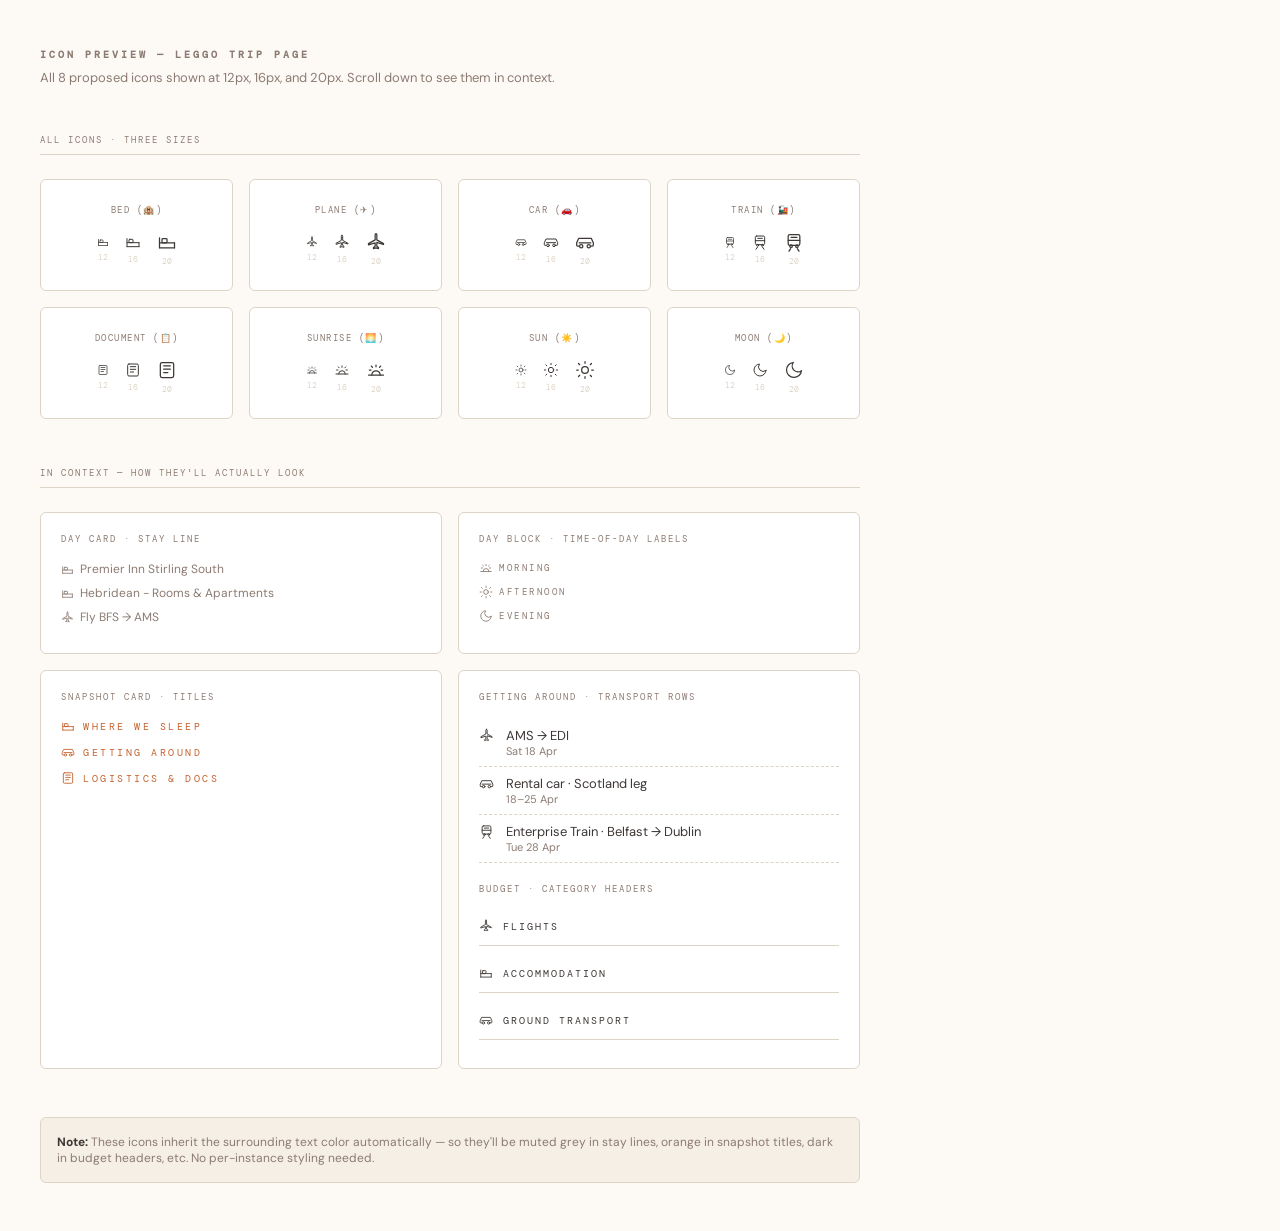
<file: icon-preview.html>
<!DOCTYPE html>
<html lang="en">
<head>
  <meta charset="UTF-8">
  <meta name="viewport" content="width=device-width, initial-scale=1.0">
  <title>Icon Preview — Leggo</title>
  <link rel="stylesheet" href="https://fonts.googleapis.com/css2?family=DM+Sans:wght@300;400;500&family=DM+Mono:wght@400;500&display=swap">
  <style>
    :root {
      --sand:        #F5EFE6;
      --warm-white:  #FDFAF6;
      --ink:         #1C1917;
      --charcoal:    #3D3835;
      --muted:       #8C7B72;
      --accent:      #C4622D;
      --divider:     #DDD4C8;
      --teal:        #2A6B6E;
    }
    * { box-sizing: border-box; margin: 0; padding: 0; }
    body {
      font-family: 'DM Sans', sans-serif;
      background: var(--warm-white);
      color: var(--ink);
      padding: 48px 40px;
      max-width: 900px;
    }

    h1 {
      font-family: 'DM Mono', monospace;
      font-size: 10px;
      letter-spacing: 3px;
      text-transform: uppercase;
      color: var(--muted);
      margin-bottom: 8px;
    }
    .intro {
      font-size: 13px;
      color: var(--muted);
      margin-bottom: 48px;
    }

    /* ── SECTION ── */
    .section-title {
      font-family: 'DM Mono', monospace;
      font-size: 9px;
      letter-spacing: 2px;
      text-transform: uppercase;
      color: var(--muted);
      border-bottom: 1px solid var(--divider);
      padding-bottom: 8px;
      margin-bottom: 24px;
      margin-top: 48px;
    }

    /* ── ICON GRID ── */
    .icon-grid {
      display: grid;
      grid-template-columns: repeat(4, 1fr);
      gap: 16px;
      margin-bottom: 48px;
    }
    .icon-card {
      background: white;
      border: 1px solid var(--divider);
      border-radius: 6px;
      padding: 24px 16px;
      display: flex;
      flex-direction: column;
      align-items: center;
      gap: 16px;
    }
    .icon-card__name {
      font-family: 'DM Mono', monospace;
      font-size: 9px;
      letter-spacing: 1.5px;
      text-transform: uppercase;
      color: var(--muted);
    }
    .icon-card__sizes {
      display: flex;
      align-items: center;
      gap: 16px;
      color: var(--charcoal);
    }
    .icon-card__sizes span {
      font-family: 'DM Mono', monospace;
      font-size: 8px;
      color: var(--divider);
      display: block;
      text-align: center;
      margin-top: 4px;
    }
    .icon-card__size-item {
      display: flex;
      flex-direction: column;
      align-items: center;
    }

    /* ── ICON STYLE ── */
    svg.icon {
      display: inline-block;
      vertical-align: middle;
      flex-shrink: 0;
    }

    /* ── CONTEXT PREVIEWS ── */
    .preview-grid {
      display: grid;
      grid-template-columns: 1fr 1fr;
      gap: 16px;
    }
    .preview-card {
      background: white;
      border: 1px solid var(--divider);
      border-radius: 6px;
      padding: 20px;
    }
    .preview-card__label {
      font-family: 'DM Mono', monospace;
      font-size: 9px;
      letter-spacing: 2px;
      text-transform: uppercase;
      color: var(--muted);
      margin-bottom: 16px;
    }

    /* Day card stay line */
    .day-stay {
      font-size: 12px;
      color: var(--muted);
      display: flex;
      align-items: center;
      gap: 6px;
      margin-bottom: 8px;
    }

    /* Day block label */
    .block-label {
      font-family: 'DM Mono', monospace;
      font-size: 9px;
      letter-spacing: 2.5px;
      text-transform: uppercase;
      color: var(--muted);
      margin-bottom: 10px;
      display: flex;
      align-items: center;
      gap: 6px;
    }

    /* Snapshot section title */
    .snap-title {
      font-family: 'DM Mono', monospace;
      font-size: 10px;
      letter-spacing: 2.5px;
      text-transform: uppercase;
      color: var(--accent);
      margin-bottom: 12px;
      display: flex;
      align-items: center;
      gap: 8px;
    }

    /* Transport row */
    .transport-row {
      display: flex;
      align-items: flex-start;
      gap: 12px;
      padding: 8px 0;
      border-bottom: 1px dashed var(--divider);
      font-size: 13px;
      color: var(--charcoal);
    }
    .transport-row:last-child { border-bottom: none; }
    .t-icon {
      flex-shrink: 0;
      margin-top: 1px;
      color: var(--charcoal);
    }

    /* Budget header */
    .budget-header {
      display: flex;
      align-items: center;
      gap: 10px;
      padding: 12px 0;
      font-family: 'DM Mono', monospace;
      font-size: 10px;
      letter-spacing: 2px;
      text-transform: uppercase;
      color: var(--charcoal);
      border-bottom: 1px solid var(--divider);
      margin-bottom: 8px;
    }

    .note {
      font-size: 12px;
      color: var(--muted);
      margin-top: 48px;
      padding: 16px;
      background: var(--sand);
      border-radius: 6px;
      border: 1px solid var(--divider);
    }
    .note strong { color: var(--charcoal); }
  </style>
</head>
<body>

<!-- ── ALL SVG SYMBOLS ── -->
<svg style="display:none" xmlns="http://www.w3.org/2000/svg">

  <!-- Bed: headboard left, footboard right, mattress, pillow -->
  <symbol id="icon-bed" viewBox="0 0 24 24" fill="none" stroke="currentColor" stroke-width="1.5" stroke-linecap="round" stroke-linejoin="round">
    <path d="M3 7v12"/>
    <path d="M21 13v6"/>
    <path d="M3 19h18"/>
    <path d="M3 13h18"/>
    <rect x="6" y="8" width="6" height="5" rx="1"/>
  </symbol>

  <!-- Plane: top-down commercial aircraft (nose up, wings spread, tail fins) -->
  <symbol id="icon-plane" viewBox="0 0 24 24" fill="none" stroke="currentColor" stroke-width="1.5" stroke-linecap="round" stroke-linejoin="round">
    <path d="M12 2c-.6 0-1 .7-1 1.5V9.5L3 14v1.5l8-2.5V17l-2 1.5V20l3-1 3 1v-1.5L13 17v-4.5l8 2.5V14l-8-4.5V3.5C13 2.7 12.6 2 12 2z"/>
  </symbol>

  <!-- Car: side view with two wheels -->
  <symbol id="icon-car" viewBox="0 0 24 24" fill="none" stroke="currentColor" stroke-width="1.5" stroke-linecap="round" stroke-linejoin="round">
    <path d="M5 17H3a1 1 0 01-1-1v-3l2.5-5.5h15L22 13v3a1 1 0 01-1 1h-2"/>
    <path d="M5 13h14"/>
    <circle cx="7.5" cy="17" r="2"/>
    <circle cx="16.5" cy="17" r="2"/>
  </symbol>

  <!-- Train: body, windows, wheels, tracks -->
  <symbol id="icon-train" viewBox="0 0 24 24" fill="none" stroke="currentColor" stroke-width="1.5" stroke-linecap="round" stroke-linejoin="round">
    <rect x="5" y="3" width="14" height="13" rx="2"/>
    <path d="M5 10h14"/>
    <circle cx="8.5" cy="17" r="1.5"/>
    <circle cx="15.5" cy="17" r="1.5"/>
    <path d="M8 20l-2 3"/>
    <path d="M16 20l2 3"/>
    <path d="M8.5 6.5h7"/>
  </symbol>

  <!-- Document / Clipboard (📋) -->
  <symbol id="icon-doc" viewBox="0 0 24 24" fill="none" stroke="currentColor" stroke-width="1.5" stroke-linecap="round" stroke-linejoin="round">
    <rect x="4" y="3" width="16" height="18" rx="2"/>
    <path d="M8 7h8"/>
    <path d="M8 11h8"/>
    <path d="M8 15h5"/>
  </symbol>

  <!-- Sunrise (Morning 🌅) -->
  <symbol id="icon-sunrise" viewBox="0 0 24 24" fill="none" stroke="currentColor" stroke-width="1.5" stroke-linecap="round" stroke-linejoin="round">
    <path d="M12 6v2"/>
    <path d="M6 12H4"/>
    <path d="M20 12h-2"/>
    <path d="M7.76 8.76L6.34 7.34"/>
    <path d="M16.24 8.76l1.42-1.42"/>
    <path d="M3 18h18"/>
    <path d="M7 18a5 5 0 0110 0"/>
  </symbol>

  <!-- Sun (Afternoon ☀️) -->
  <symbol id="icon-sun" viewBox="0 0 24 24" fill="none" stroke="currentColor" stroke-width="1.5" stroke-linecap="round" stroke-linejoin="round">
    <circle cx="12" cy="12" r="4"/>
    <path d="M12 2v2"/>
    <path d="M12 20v2"/>
    <path d="M4.22 4.22l1.42 1.42"/>
    <path d="M18.36 18.36l1.42 1.42"/>
    <path d="M2 12h2"/>
    <path d="M20 12h2"/>
    <path d="M4.22 19.78l1.42-1.42"/>
    <path d="M18.36 5.64l1.42-1.42"/>
  </symbol>

  <!-- Moon (Evening 🌙) -->
  <symbol id="icon-moon" viewBox="0 0 24 24" fill="none" stroke="currentColor" stroke-width="1.5" stroke-linecap="round" stroke-linejoin="round">
    <path d="M21 12.79A9 9 0 1111.21 3 7 7 0 0021 12.79z"/>
  </symbol>

</svg>


<!-- ══════════════════════════════════════════ -->

<h1>Icon Preview — Leggo Trip Page</h1>
<p class="intro">All 8 proposed icons shown at 12px, 16px, and 20px. Scroll down to see them in context.</p>

<div class="section-title">All icons · three sizes</div>

<div class="icon-grid">

  <div class="icon-card">
    <div class="icon-card__name">Bed (🏨)</div>
    <div class="icon-card__sizes">
      <div class="icon-card__size-item">
        <svg class="icon" width="12" height="12"><use href="#icon-bed"/></svg>
        <span>12</span>
      </div>
      <div class="icon-card__size-item">
        <svg class="icon" width="16" height="16"><use href="#icon-bed"/></svg>
        <span>16</span>
      </div>
      <div class="icon-card__size-item">
        <svg class="icon" width="20" height="20"><use href="#icon-bed"/></svg>
        <span>20</span>
      </div>
    </div>
  </div>

  <div class="icon-card">
    <div class="icon-card__name">Plane (✈)</div>
    <div class="icon-card__sizes">
      <div class="icon-card__size-item">
        <svg class="icon" width="12" height="12"><use href="#icon-plane"/></svg>
        <span>12</span>
      </div>
      <div class="icon-card__size-item">
        <svg class="icon" width="16" height="16"><use href="#icon-plane"/></svg>
        <span>16</span>
      </div>
      <div class="icon-card__size-item">
        <svg class="icon" width="20" height="20"><use href="#icon-plane"/></svg>
        <span>20</span>
      </div>
    </div>
  </div>

  <div class="icon-card">
    <div class="icon-card__name">Car (🚗)</div>
    <div class="icon-card__sizes">
      <div class="icon-card__size-item">
        <svg class="icon" width="12" height="12"><use href="#icon-car"/></svg>
        <span>12</span>
      </div>
      <div class="icon-card__size-item">
        <svg class="icon" width="16" height="16"><use href="#icon-car"/></svg>
        <span>16</span>
      </div>
      <div class="icon-card__size-item">
        <svg class="icon" width="20" height="20"><use href="#icon-car"/></svg>
        <span>20</span>
      </div>
    </div>
  </div>

  <div class="icon-card">
    <div class="icon-card__name">Train (🚂)</div>
    <div class="icon-card__sizes">
      <div class="icon-card__size-item">
        <svg class="icon" width="12" height="12"><use href="#icon-train"/></svg>
        <span>12</span>
      </div>
      <div class="icon-card__size-item">
        <svg class="icon" width="16" height="16"><use href="#icon-train"/></svg>
        <span>16</span>
      </div>
      <div class="icon-card__size-item">
        <svg class="icon" width="20" height="20"><use href="#icon-train"/></svg>
        <span>20</span>
      </div>
    </div>
  </div>

  <div class="icon-card">
    <div class="icon-card__name">Document (📋)</div>
    <div class="icon-card__sizes">
      <div class="icon-card__size-item">
        <svg class="icon" width="12" height="12"><use href="#icon-doc"/></svg>
        <span>12</span>
      </div>
      <div class="icon-card__size-item">
        <svg class="icon" width="16" height="16"><use href="#icon-doc"/></svg>
        <span>16</span>
      </div>
      <div class="icon-card__size-item">
        <svg class="icon" width="20" height="20"><use href="#icon-doc"/></svg>
        <span>20</span>
      </div>
    </div>
  </div>

  <div class="icon-card">
    <div class="icon-card__name">Sunrise (🌅)</div>
    <div class="icon-card__sizes">
      <div class="icon-card__size-item">
        <svg class="icon" width="12" height="12"><use href="#icon-sunrise"/></svg>
        <span>12</span>
      </div>
      <div class="icon-card__size-item">
        <svg class="icon" width="16" height="16"><use href="#icon-sunrise"/></svg>
        <span>16</span>
      </div>
      <div class="icon-card__size-item">
        <svg class="icon" width="20" height="20"><use href="#icon-sunrise"/></svg>
        <span>20</span>
      </div>
    </div>
  </div>

  <div class="icon-card">
    <div class="icon-card__name">Sun (☀️)</div>
    <div class="icon-card__sizes">
      <div class="icon-card__size-item">
        <svg class="icon" width="12" height="12"><use href="#icon-sun"/></svg>
        <span>12</span>
      </div>
      <div class="icon-card__size-item">
        <svg class="icon" width="16" height="16"><use href="#icon-sun"/></svg>
        <span>16</span>
      </div>
      <div class="icon-card__size-item">
        <svg class="icon" width="20" height="20"><use href="#icon-sun"/></svg>
        <span>20</span>
      </div>
    </div>
  </div>

  <div class="icon-card">
    <div class="icon-card__name">Moon (🌙)</div>
    <div class="icon-card__sizes">
      <div class="icon-card__size-item">
        <svg class="icon" width="12" height="12"><use href="#icon-moon"/></svg>
        <span>12</span>
      </div>
      <div class="icon-card__size-item">
        <svg class="icon" width="16" height="16"><use href="#icon-moon"/></svg>
        <span>16</span>
      </div>
      <div class="icon-card__size-item">
        <svg class="icon" width="20" height="20"><use href="#icon-moon"/></svg>
        <span>20</span>
      </div>
    </div>
  </div>

</div>


<!-- ══ CONTEXT PREVIEWS ══ -->

<div class="section-title">In context — how they'll actually look</div>

<div class="preview-grid">

  <!-- Day card stays -->
  <div class="preview-card">
    <div class="preview-card__label">Day card · stay line</div>
    <div class="day-stay">
      <svg class="icon" width="13" height="13"><use href="#icon-bed"/></svg>
      Premier Inn Stirling South
    </div>
    <div class="day-stay">
      <svg class="icon" width="13" height="13"><use href="#icon-bed"/></svg>
      Hebridean - Rooms &amp; Apartments
    </div>
    <div class="day-stay">
      <svg class="icon" width="13" height="13"><use href="#icon-plane"/></svg>
      Fly BFS → AMS
    </div>
  </div>

  <!-- Day block labels -->
  <div class="preview-card">
    <div class="preview-card__label">Day block · time-of-day labels</div>
    <div class="block-label">
      <svg class="icon" width="14" height="14"><use href="#icon-sunrise"/></svg>
      Morning
    </div>
    <div class="block-label">
      <svg class="icon" width="14" height="14"><use href="#icon-sun"/></svg>
      Afternoon
    </div>
    <div class="block-label">
      <svg class="icon" width="14" height="14"><use href="#icon-moon"/></svg>
      Evening
    </div>
  </div>

  <!-- Snapshot section titles -->
  <div class="preview-card">
    <div class="preview-card__label">Snapshot card · titles</div>
    <div class="snap-title">
      <svg class="icon" width="14" height="14"><use href="#icon-bed"/></svg>
      Where We Sleep
    </div>
    <div class="snap-title">
      <svg class="icon" width="14" height="14"><use href="#icon-car"/></svg>
      Getting Around
    </div>
    <div class="snap-title">
      <svg class="icon" width="14" height="14"><use href="#icon-doc"/></svg>
      Logistics &amp; Docs
    </div>
  </div>

  <!-- Transport rows + budget headers -->
  <div class="preview-card">
    <div class="preview-card__label">Getting Around · transport rows</div>
    <div class="transport-row">
      <svg class="icon t-icon" width="15" height="15"><use href="#icon-plane"/></svg>
      <div>AMS → EDI<span style="display:block;font-size:11px;color:#8C7B72">Sat 18 Apr</span></div>
    </div>
    <div class="transport-row">
      <svg class="icon t-icon" width="15" height="15"><use href="#icon-car"/></svg>
      <div>Rental car · Scotland leg<span style="display:block;font-size:11px;color:#8C7B72">18–25 Apr</span></div>
    </div>
    <div class="transport-row">
      <svg class="icon t-icon" width="15" height="15"><use href="#icon-train"/></svg>
      <div>Enterprise Train · Belfast → Dublin<span style="display:block;font-size:11px;color:#8C7B72">Tue 28 Apr</span></div>
    </div>

    <div style="margin-top:20px;">
      <div class="preview-card__label" style="margin-bottom:12px;">Budget · category headers</div>
      <div class="budget-header">
        <svg class="icon" width="14" height="14"><use href="#icon-plane"/></svg>
        Flights
      </div>
      <div class="budget-header">
        <svg class="icon" width="14" height="14"><use href="#icon-bed"/></svg>
        Accommodation
      </div>
      <div class="budget-header">
        <svg class="icon" width="14" height="14"><use href="#icon-car"/></svg>
        Ground Transport
      </div>
    </div>
  </div>

</div>

<div class="note">
  <strong>Note:</strong> These icons inherit the surrounding text color automatically — so they'll be muted grey in stay lines, orange in snapshot titles, dark in budget headers, etc. No per-instance styling needed.
</div>

</body>
</html>
</file>
